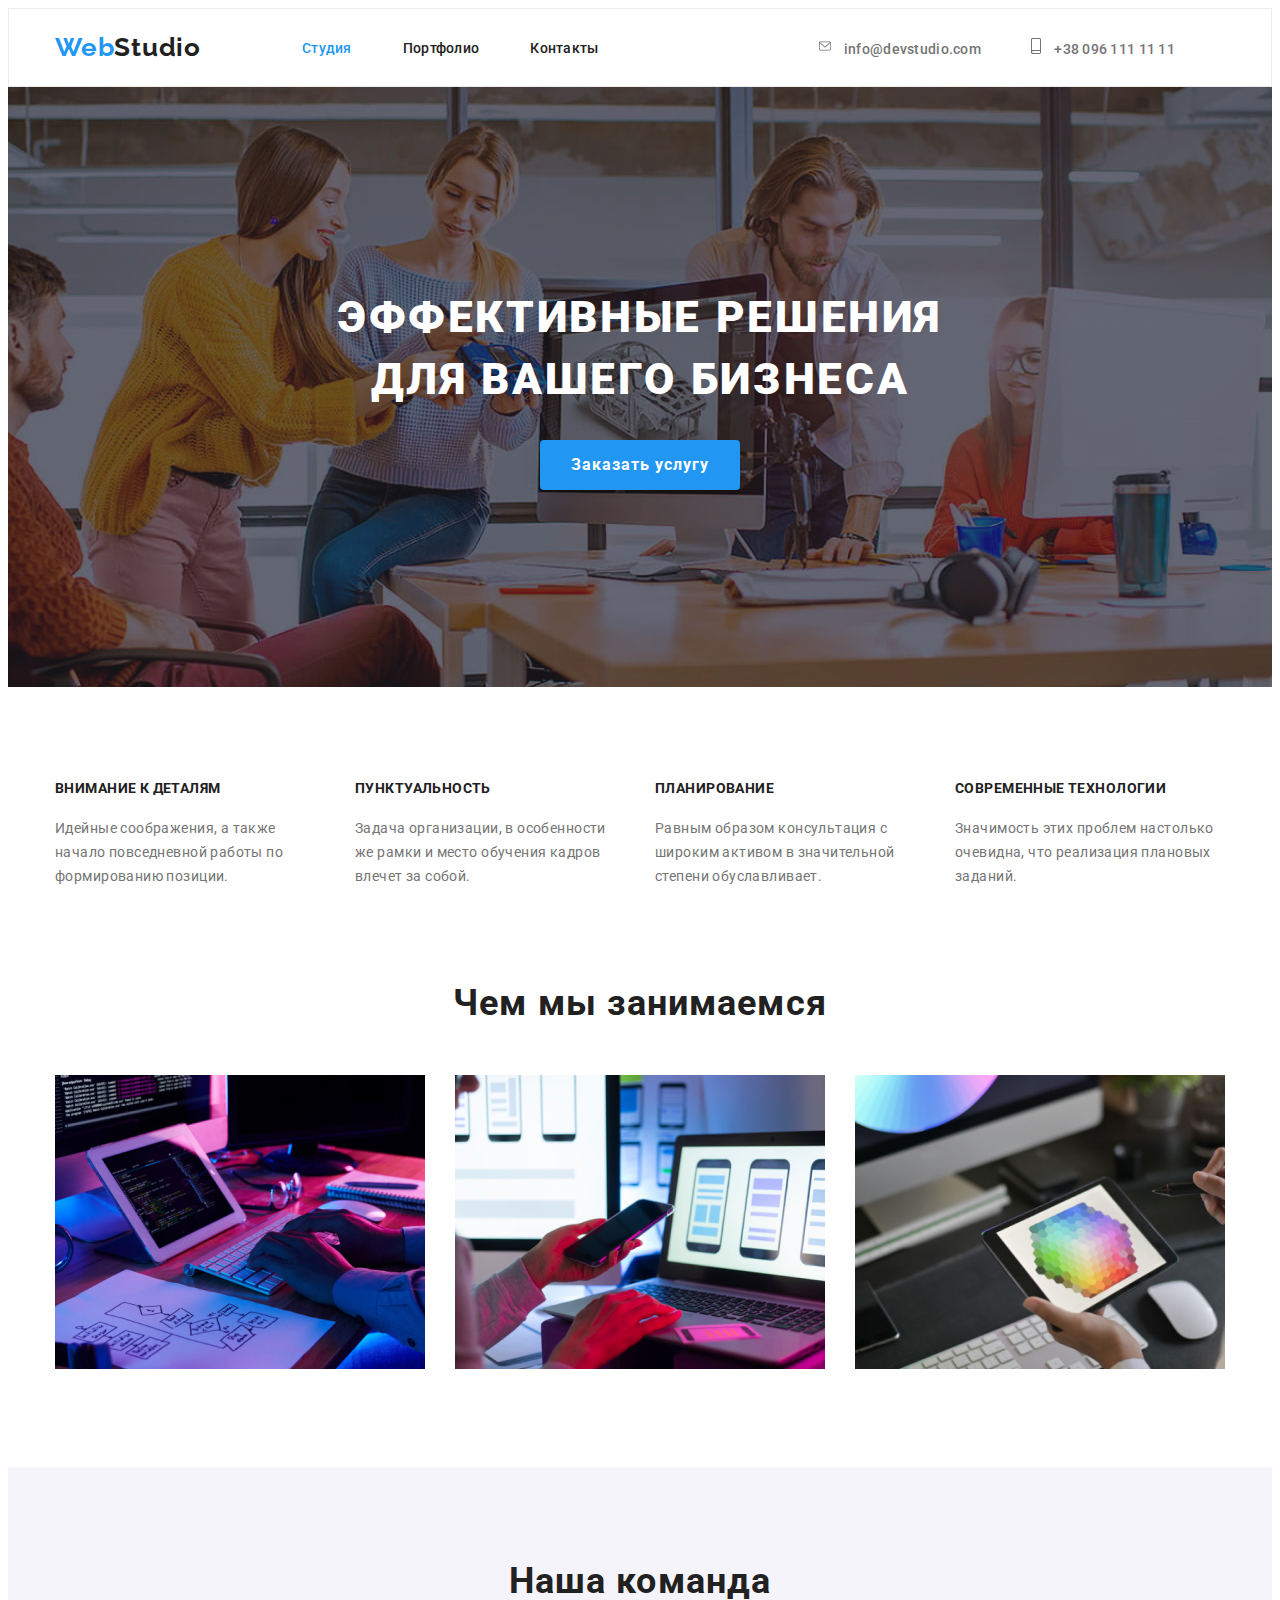
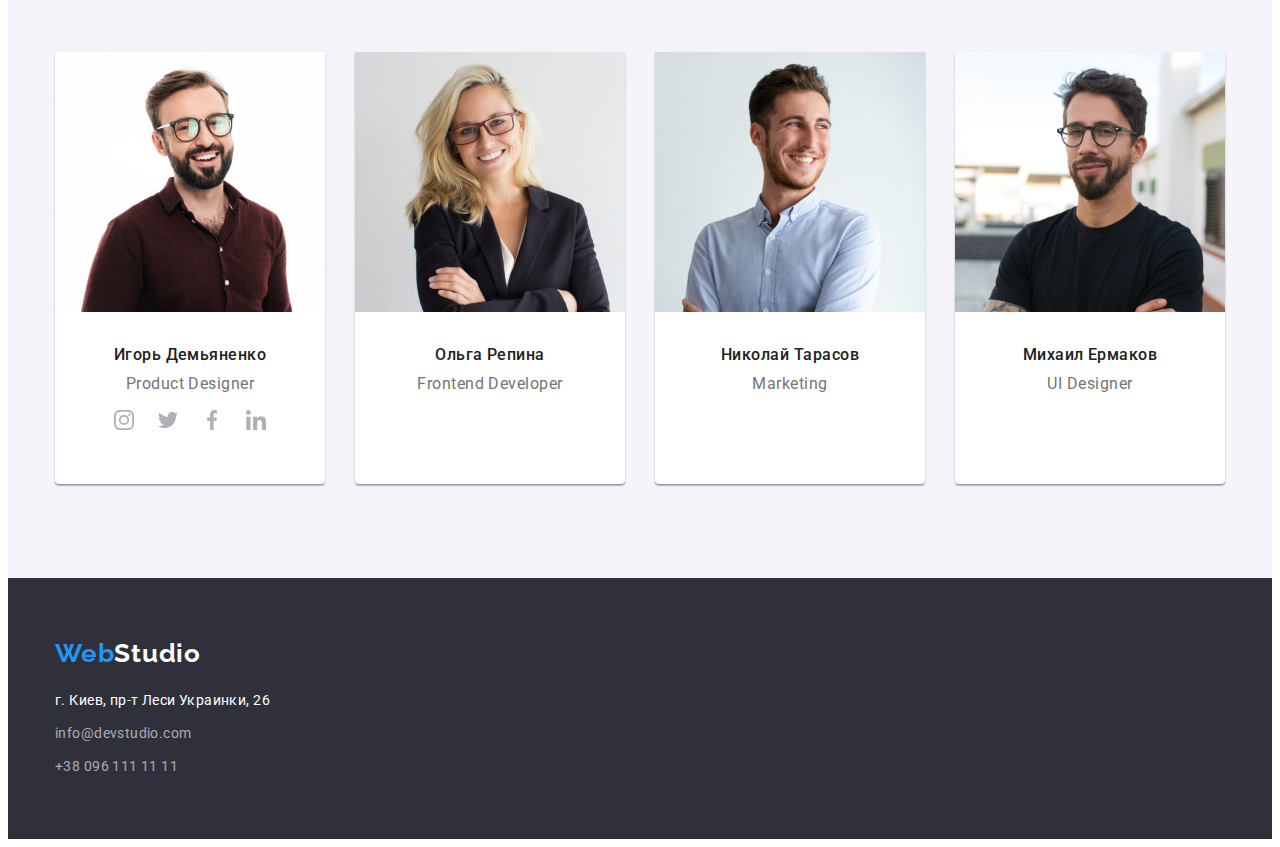
<file: index.html>
<!DOCTYPE html>
<html lang="ru">
<head>
    <meta charset="UTF-8">
    <meta http-equiv="X-UA-Compatible" content="IE=edge">
    <meta name="viewport" content="width=device-width, initial-scale=1.0">
    <title>Document</title>


<!-- front start-->
<link rel="preconnect" href="https://fonts.googleapis.com">
<link rel="preconnect" href="https://fonts.gstatic.com" crossorigin>
<link href="https://fonts.googleapis.com/css2?family=Raleway:wght@700&family=Roboto:wght@400;500;700;900&display=swap"
    rel="stylesheet">
<!-- front end-->
<link rel="stylesheet" href="https://cdnjs.cloudflare.com/ajax/libs/modern-normalize/1.1.0/modern-normalize.min.css"
    integrity="sha512-wpPYUAdjBVSE4KJnH1VR1HeZfpl1ub8YT/NKx4PuQ5NmX2tKuGu6U/JRp5y+Y8XG2tV+wKQpNHVUX03MfMFn9Q=="
    crossorigin="anonymous" referrerpolicy="no-referrer" />

<link href="./css/style.css"
    rel="stylesheet">

</head>
<body class="">

<main> 
    <!--Шапка-->
<header class="header ">
    <div class="container header-container">
        <nav class="header-nav">
            <ul class="header-nav-list list">
                <li class="header-item"><a class="link webstudio" href="./index.html"> <span class="accsent">Web</span>Studio</a></li>
                <li class="header-item"><a class="header-link header-link-current link" href="./index.html">Студия</a></li>
                <li class="header-item"><a class="header-link link" href="./portfolio.html">Портфолио </a></li>
                <li class="header-item"><a class="header-link link" href="">Контакты </a></li>
                
            </ul>
        </nav>
        <ul class="list header-nav-adress ">
            <li class="header-nav-adress-list">
                
                <a class="header-link header-link-adress link" href="mailto:info@devstudio.com">
                    <svg class="svg-mail">
                        <use href="./image/symbol-defs.svg#icon-envelope"></use>
                    </svg>
                    info@devstudio.com</a>
            </li>
            <li class="header-nav-adress-list">
                <a class="header-link header-link-adress link" href="+380961111111">
                    <svg class="svg-smartphone">
                        <use href="./image/symbol-defs.svg#icon-smartphone"></use>
                    </svg>
                    +38 096 111 11 11 </a>
            </li>
        </ul>
    </div>
</header>
<!-- blok_hero-->

<section class="hero overlay">
    <div class="container hero-container ">
    
        <h1 class="hero-discription-title">
            ЭФФЕКТИВНЫЕ РЕШЕНИЯ ДЛЯ ВАШЕГО БИЗНЕСА
        </h1>
    
    
        <button class="hero-btn">Заказать услугу</button>
    
    </div>
</section>

<!--достоиства-->
<section class=" advantege">
    <div class="container container-advantege">
    <h2 hidden>особенности</h2>
    <ul class="list">
      <div class=" advantege-list ">
        <li class="advantege-list-correct">
            <h3 class="advantege-title">ВНИМАНИЕ К ДЕТАЛЯМ</h3>
            <p class="advantege-title-text">
                Идейные соображения, а также начало повседневной работы по формированию позиции.
            </p>
        </li>
        <li class="advantege-list-correct">
            <h3 class="advantege-title">ПУНКТУАЛЬНОСТЬ</h3>
            <p class="advantege-title-text">
                Задача организации, в особенности же рамки и место обучения кадров влечет за собой.
            </p>
        </li>
        
        <li class="advantege-list-correct">
            <h3 class="advantege-title">ПЛАНИРОВАНИЕ</h3>
            <p class="advantege-title-text">
                Равным образом консультация с широким активом в значительной степени обуславливает.
            </p>
        </li>
        <li class="advantege-list-correct">
            <h3 class="advantege-title">СОВРЕМЕННЫЕ ТЕХНОЛОГИИ</h3>
            <p class="advantege-title-text">
                Значимость этих проблем настолько очевидна, что реализация плановых заданий.
            </p>
        </li>
      </div>
    </ul>
    </div>
    
    <!-- Картинки контента-->
    
</section>
        <section class="team-function">
    <div class="container centred">
        <h2 class="team">Чем мы занимаемся</h2>
        <ul class="list discription-photo">
            <li>
            <img src="./image/img (2).jpg" alt="печатает код на клавиатуре" width="370" />    
            </li>

            <li>
             <img src="./image/img (1).jpg" alt="держит в руке телефон перед открытым ноутбуком" width="370" />
                
            </li>

            <li>
            <img src="./image/img.jpg" alt="выберает на планшете цвет открытый в палитре цветов" width="370" />
            </li>
        </ul>
    </div>
        </section>
            
     <!-- Наша команда-->
    <section class="team-discription">
    <div class="container centred team-discription-item">
    <h2 class="team">Наша команда</h2>
    <ul class="list team-card">
        <li class="team-card-items">
            <img class="team-img" src="./image/team-1.jpg" alt="Игорь Демьяненко,Product Designer" width="270" />
            <div class="discription-team-card">
                <h3 class="name-card">
                    Игорь Демьяненко
                </h3>
                <p class="function-card" lang="en">
                    Product Designer
                </p>
                <ul class="list ">
                    <div class="sociale-link">
                        <li class="sociale-link-list"> 
                            <a class="link" href="https://www.instagram.com/">
                                <svg class="svg-links svg-inst">
                                    <use href="./image/symbol-defs.svg#icon-instagram"></use>
                                </svg>
                            </a>
                        </li>
                        <li class="sociale-link-list">
                            <a class="link" href="https://twitter.com/">
                                <svg class="svg-links svg-twitter">
                                    <use href="./image/symbol-defs.svg#icon-twitter"></use>
                                </svg>
                            </a>
                        </li>
                        <li class="sociale-link-list">
                            <a class="link" href="https://www.facebook.com/">
                                <svg class="svg-links svg-facebook">
                                    <use href="./image/symbol-defs.svg#icon-facebook"></use>
                                </svg>
                            </a>
                        </li>
                        <li class="sociale-link-list">
                            <a class="link" href="https://www.linkedin.com/">
                                <svg class="svg-links svg-linkedin">
                                    <use href="./image/symbol-defs.svg#icon-linkedin"></use>
                                </svg>
                            </a>
                        </li>
                    </div>
                </ul>
            </div>
        </li>
        <li class="team-card-items">
            <img class="team-img" src="./image/team-2.jpg" alt="Ольга Репина,Frontend Developer" width="270" />
            <div class="discription-team-card">
                <h3 class="name-card">
                Ольга Репина
                </h3>
                <p class="function-card" lang="en">
                Frontend Developer
                </p>
            </div>
        </li>
        <li class="team-card-items">
            <img class="team-img" src="./image/team-3.jpg" alt="Николай Тарасов,Marketing" width="270" />
            <div class="discription-team-card"><h3 class="name-card">
                Николай Тарасов
            </h3>
            <p class="function-card" lang="en">
                Marketing
            </p></div>
        </li>
        <li class="team-card-items">
            <img class="team-img" src="./image/team-4.jpg" alt="Михаил Ермаков,UI Designer" width="270" />
            <div class="discription-team-card">
                <h3 class="name-card">
                Михаил Ермаков
            </h3>
            <p class="function-card" lang="en">
                UI Designer
            </p>
        </div>
        </li>
    </ul>
    </div>
    </section>
    

</main>

    <!-- Футер-->

    <footer class="footer">
        <div class="container footer-container">
        <a class="webstudio-footer link" href="index.html"> <span class="accsent">Web</span>Studio</a>
        <address>
            <p class="footer-addres">
                г. Киев, пр-т Леси Украинки, 26
            </p>
            <ul class="list">
                <li class="margin-footer">
                    <a class="footer-link  link" href="mailto:info@devstudio.com">info@devstudio.com</a>
                </li>
                <li>
                    <a class="footer-link  link" href="+380961111111">+38 096 111 11 11 </a>
                </li>
            </ul>
        </address>
        </div>
    </footer>
    
</body>
</html>
</file>
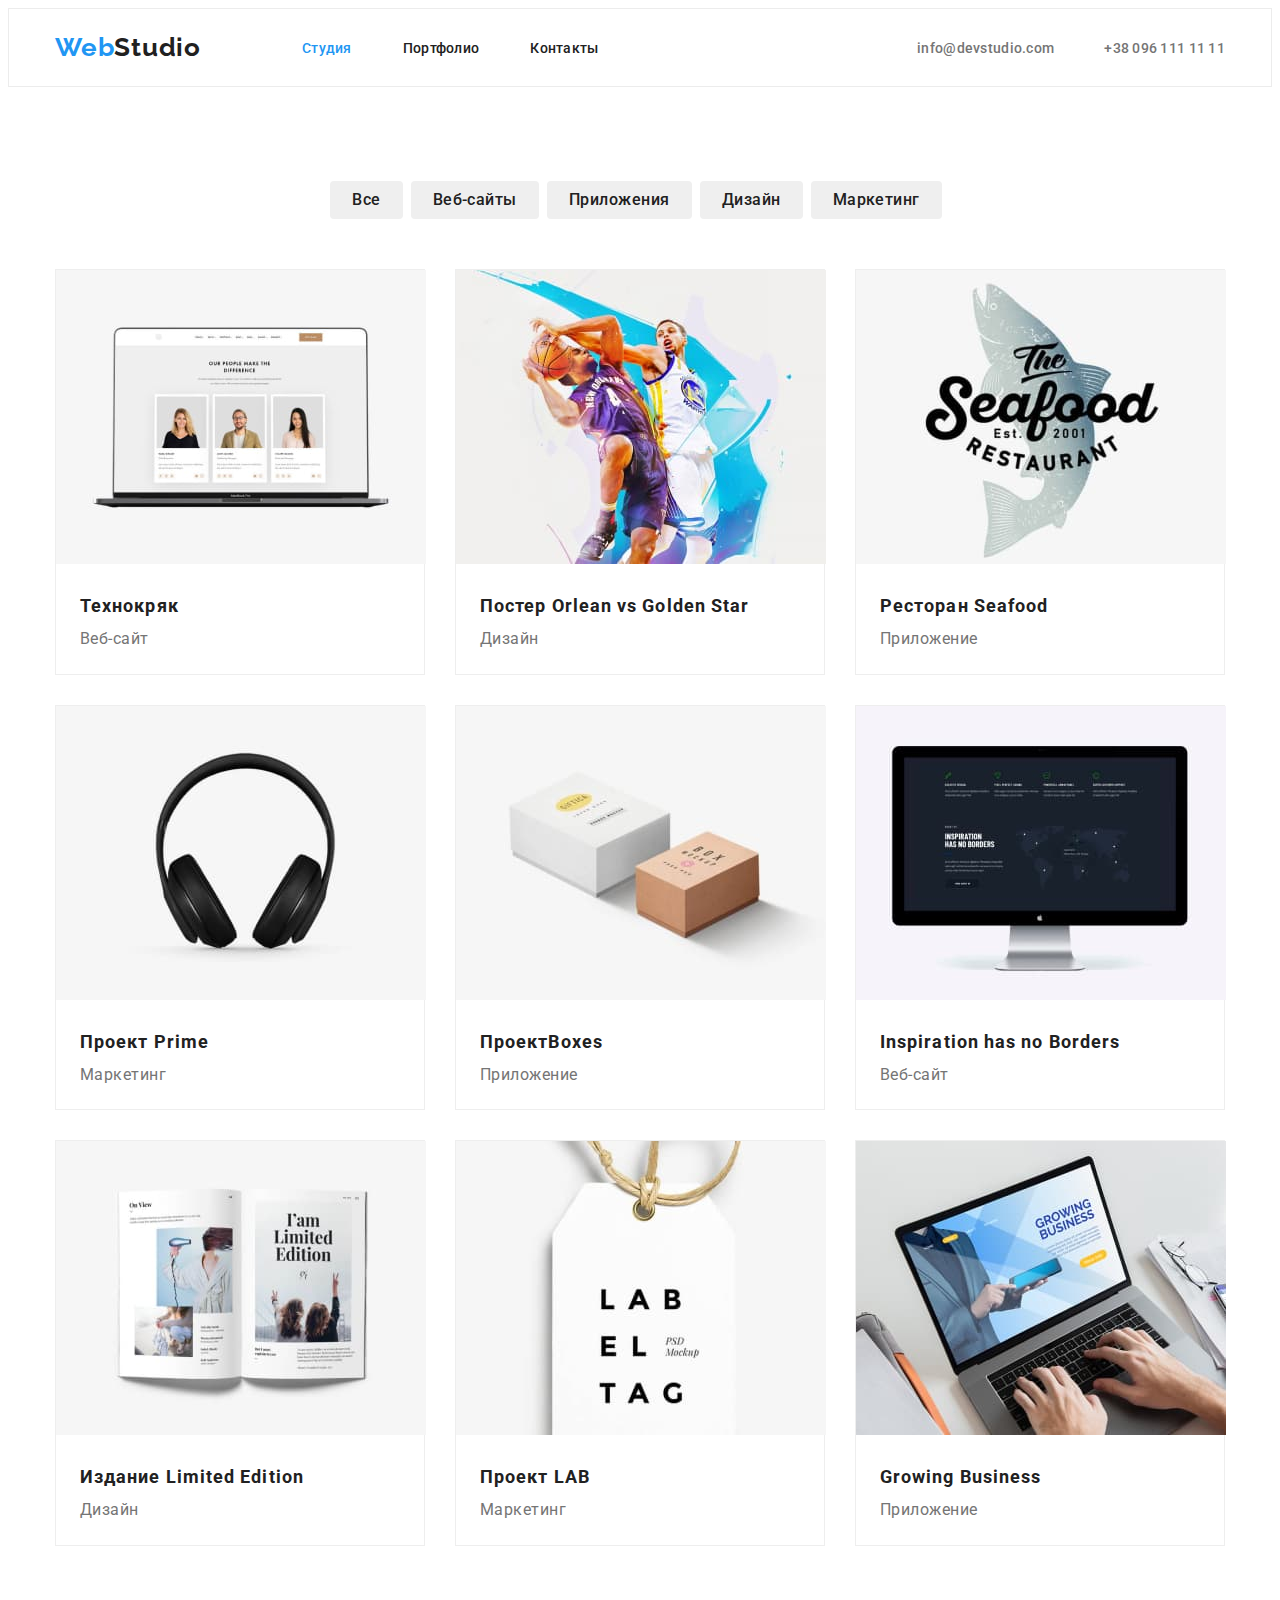
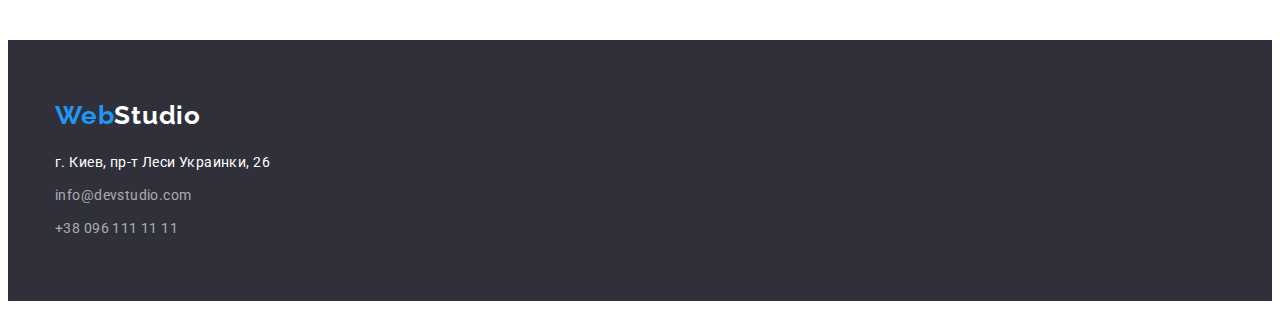
<file: portfolio.html>
<!DOCTYPE html>
<html lang="ru">

    <head>
        <meta charset="UTF-8">
        <meta http-equiv="X-UA-Compatible" content="IE=edge">
        <meta name="viewport" content="width=device-width, initial-scale=1.0">
        <title>Document</title>

<!-- front start-->
        <link rel="preconnect" href="https://fonts.googleapis.com">
        <link rel="preconnect" href="https://fonts.gstatic.com" crossorigin>
        <link href="https://fonts.googleapis.com/css2?family=Raleway:wght@700&family=Roboto:wght@400;500;700;900&display=swap"
            rel="stylesheet">
<!-- front end-->
   
    <link rel="stylesheet" href="https://cdnjs.cloudflare.com/ajax/libs/modern-normalize/1.1.0/modern-normalize.min.css"
        integrity="sha512-wpPYUAdjBVSE4KJnH1VR1HeZfpl1ub8YT/NKx4PuQ5NmX2tKuGu6U/JRp5y+Y8XG2tV+wKQpNHVUX03MfMFn9Q=="
        crossorigin="anonymous" referrerpolicy="no-referrer" />
    
        <link href="./css/style.css" rel="stylesheet">

 </head>

<body>

        <!--Шапка-->
        <header class="header">
            <div class="container header-container">
                <nav class="header-nav">
                    <ul class="header-nav-list list">
                        <li class="header-item"><a class="link webstudio" href="./index.html"> <span
                                    class="accsent">Web</span>Studio</a></li>
                        <li class="header-item"><a class="header-link header-link-current link" href="./index.html">Студия</a></li>
                        <li class="header-item"><a class="header-link link" href="./portfolio.html">Портфолио </a></li>
                        <li class="header-item"><a class="header-link link" href="">Контакты </a></li>
            
                    </ul>
                </nav>
                <ul class="list header-nav-adress">
                    <li class="header-nav-adress-list">
                        <a class="header-link header-link-adress link" href="mailto:info@devstudio.com">info@devstudio.com</a>
                    </li>
                    <li class="">
                        <a class="header-link header-link-adress link" href="+380961111111">+38 096 111 11 11 </a>
                    </li>
                </ul>
            </div>
        </header>
        <!-- blok_hero-->

    
    <main>
    <section class="selector">
        <div class="container ">
            <h1 hidden> </h1>
            <ul class="list selector-button">
                <li class="" type="button"><button class="portfolio-btn">Все</button></li>
                <li class="" type="button"><button class="portfolio-btn">Веб-сайты</button></li>
                <li class="" type="button"><button class="portfolio-btn">Приложения</button></li>
                <li class="" type="button"><button class="portfolio-btn">Дизайн</button></li>
                <li class="" type="button"><button class="portfolio-btn">Маркетинг</button></li>
            
            </ul>
         </div>
         <div class="container">
        <ul class="list portfolio-items-list">
            <li class="portfolio-items">
                <img class="portfolio-card" src="./portfolio-image/img.jpg" alt="Технокряк,Веб-сайт" width="370" />
                <div class="portfolio-discription">
                    <h2 class="name">
                        Технокряк
                    </h2>
                    <p class="function">
                        Веб-сайт
                    </p>
                </div>
            </li>
            <li class="portfolio-items">
                <img class="portfolio-card" src="./portfolio-image/img1.jpg" alt="Постер New Orlean vs Golden Star,Дизайн" width="370" />
                <div class="portfolio-discription">
                    <h2 class="name">
                        Постер <span lang="en">Orlean vs Golden Star</span>
                    </h2>
                    <p class="function">
                        Дизайн
                    </p>
                </div>
            </li>
            <li class="portfolio-items">
                <img class="portfolio-card" src="./portfolio-image/img2.jpg" alt="Ресторан Seafood,Приложение" width="370" />
                <div class="portfolio-discription">
                    <h2 class="name">
                        Ресторан <span lang="en">Seafood</span>
                    </h2>
                    <p class="function">
                        Приложение
                    </p>
                </div>
            </li>
            <li class="portfolio-items">
                <img class="portfolio-card" src="./portfolio-image/img3.jpg" alt="Проект Prime,Маркетинг" width="370" />
                <div class="portfolio-discription">
                    <h2 class="name">
                        Проект <span lang="en">Prime</span>
                    </h2>
                    <p class="function">
                        Маркетинг
                    </p>
                </div>
            </li>
            <li class="portfolio-items">
                <img class="portfolio-card" src="./portfolio-image/img4.jpg" alt="Проект Boxes,Приложение" width="370" />
                <div class="portfolio-discription">
                    <h2 class="name">
                        Проект<span lang="en">Boxes</span>
                    </h2>
                    <p class="function">
                        Приложение
                    </p>
                </div>
            </li>
            <li class="portfolio-items">
                <img class="portfolio-card" src="./portfolio-image/img5.jpg" alt="Inspiration has no Borders,Веб-сайт" width="370" />
                <div class="portfolio-discription">
                    <h3 class="name" lang="en">
                        Inspiration has no Borders
                    </h3>
                    <p class="function">
                        Веб-сайт
                    </p>
                </div>
            </li>
            <li class="portfolio-items">
                <img class="portfolio-card" src="./portfolio-image/img6.jpg" alt="Издание Limited Edition,Дизайн" width="370" />
                <div class="portfolio-discription">
                    <h2 class="name">
                        Издание <span lang="en">Limited Edition</span>
                    </h2>
                    <p class="function">
                        Дизайн
                    </p>
                </div>
            </li>
            <li class="portfolio-items">
                <img class="portfolio-card" src="./portfolio-image/img7.jpg" alt="Проект LAB,Маркетинг" width="370" />
                <div class="portfolio-discription">
                    <h2 class="name">
                        Проект <span lang="en">LAB</span>
                    </h2>
                    <p class="function">
                        Маркетинг
                    </p>
                </div>
            </li>
            <li class="portfolio-items">
                <div class="">
                    <img class="portfolio-card" src="./portfolio-image/img8.jpg" alt="Growing Business,Приложение" width="370" />
                    <div class="portfolio-discription">
                        <h2 class="name" lang="en">
                            Growing Business
                        </h2>
                        <p class="function">
                            Приложение
                        </p>
                    </div>
                </div>
            </li>
        </ul>
        </div>
    </section>

   </main>

    <!-- Футер-->
    <footer  class="footer">
        <div class="container footer-container">
            <a class="webstudio-footer link" href="index.html"> <span class="accsent">Web</span>Studio</a>
            <address>
                <p class="footer-addres">
                    г. Киев, пр-т Леси Украинки, 26
                </p>
                <ul class="list">
                    <li class="margin-footer">
                        <a class="footer-link link" href="mailto:info@devstudio.com">info@devstudio.com</a>
                    </li>
                    <li>
                        <a class="footer-link  link" href="+380961111111">+38 096 111 11 11 </a>
                    </li>
                </ul>
            </address>
        </div>
    </footer>
</body>

</html>
</file>
<file: css/style.css>
html {
    box-sizing: border-box;
}

*,
*::before,
*::after {
    box-sizing: inherit;
}


:root {

--main-font: 'Raleway', sans-serif;
--secondary-font:'Roboto', sans-serif;
--main-txt-cl: #212121;
--wight-txt-cl: #FFFFFF;
--secondary-txt-cl: #757575;
--accent-txt-cl: #2196F3;
--dark-bg-cl: #2F303A;
--wight-bg-cl: #F5F4FA;
--border-heder-cl:#ECECEC;
--color-svg-links:#AFB1B8;
}




body {
    
    font-family: var(--main-font);
    color:var(--main-txt-cl);
    
}
h1,h2,h3,h4,h5,h6,p{
    margin: 0px;
}

.link { 
text-decoration: none;
color: currentColor;
padding:0px;
margin:0px;
}

.list {
list-style: none;
padding: 0px;
margin: 0px;
}

button{
    border: none;
    padding: 0;
}

.container {
    width: 1200px;
    margin-left: auto;
    margin-right: auto;
    padding-left: 15px;
    padding-right: 15px;

    /* outline:2px solid tomato;
    outline-offset: -2px; */
    
}


.centred {
    text-align: center;
}

.header{
    background-color: var(--wight-txt-cl);
    padding-top: 24px;
padding-bottom: 24px;
border: 1px solid var(--border-heder-cl);
    
}

.header-container{
    display: flex;
}


.header-nav-list{
display:flex;
align-items: center;

 }
.svg-mail{
    fill: var(--secondary-txt-cl);
    width: 12px;
    height: 16px;
    margin-right: 10px;
    
    
}
.svg-mail:hover{
    fill: var(--accent-txt-cl);
}

.svg-smartphone {
    fill: var(--secondary-txt-cl);
    width: 10px;
    height: 16px;
    margin-right: 10px;
    

}

.svg-smartphone:hover {
    fill: var(--accent-txt-cl);
}



.overlay{
    max-width: 1600px;
    height: 600px;
    margin-left: auto;
    margin-right: auto;
    background-image:linear-gradient( to right,
     rgba(47, 48, 58, 0.4),
     rgba(47, 48, 58, 0.4)
    ), url(../image/herofon.jpg);
    background-size: cover;
    background-repeat: no-repeat;
    background-position: center;

    


}

.hero{
    padding-top: 200px;
    padding-bottom: 200px;
 }

.webstudio {
    margin-right: 50px;
    font-family:var(--main-font);
    font-weight: 700;
    font-size: 26px;
    line-height: 1.12;
    letter-spacing: 0.03em;
    color:var(--main-txt-cl)
    
}

.header-item{
    margin-right: 51px;
}

.header-link
 {
    
    font-family:var(--secondary-font);
    font-style: normal;

    font-weight: 500;
    font-size: 14px;
    line-height: 1.14;
    letter-spacing: 0.02em;
    color:var(--main-txt-cl)
}
 .header-link:hover,
 .header-link:focus,
 .header-link:active {
    color:var(--accent-txt-cl)
}

.header-nav-adress{
    display: flex;
    margin-left: auto;
    margin-right: 0;
    
    align-items: center;
}




    


.header-link-adress{
    font-family:var(--secondary-font);
    font-weight: 500;
    font-size: 14px;
    line-height: 1.14;
    letter-spacing: 0.02em;
    padding-top: 32px;
    padding-bottom: 32px;
    color: var(--secondary-txt-cl);
}


.header-nav-adress>li.header-nav-adress-list{
    margin-right: 50px;
}

.header-link-current {
color: var(--accent-txt-cl)
}


.hero {
    background-color: var(--dark-bg-cl);
    
    
}



.hero-discription{
    padding-top:200px ;
    padding-bottom: 200px;
    text-align: center;
    
    
    
    
}

.hero-discription-title{
    width: 696px;
    margin-left: auto;
    margin-right:auto;
    margin-bottom: 30px;
}
.hero-container{
    
   text-align: center; 
   
}

.hero-discription-title {
    font-family:var(--secondary-font);
        font-weight: 900;
        font-size: 44px;
        line-height: 1.4;
        text-align: center;
        letter-spacing: 0.06em;
        text-transform: uppercase;
        color:var(--wight-txt-cl)
        
        
}

.hero-btn{

    min-width: 200px;
    height: 50px;
    text-align: center;
    cursor:pointer;
    background-color: var(--accent-txt-cl);
    font-family:var(--secondary-font);
    font-weight: 700;
    font-size: 16px;
    line-height: 1.87;
    letter-spacing: 0.06em;
    align-items: center;
    color:var(--wight-txt-cl);
    box-shadow: 0px 4px 4px rgba(0, 0, 0, 0.15);
        border-radius: 4px;
    
    
}



.advantege,.team-discription,.selector{
    /* outline: 2px solid tomato;
    outline-offset: -2px; */
    padding-top: 94px;
    padding-bottom: 94px;
}

.advantege-list{
    display: flex;
    
    /* background-color:tomato; */
    
    
    
}

.advantege-list-correct{
    width: 270px;
    margin-right: 30px;
}

.advantege-list-correct:last-child {
    margin-right: 0px;}


.advantege-title{

    font-family:var(--secondary-font);
    font-weight: 700;
    font-size: 14px;
    margin-bottom: 20px;
    line-height: 1.14;
    letter-spacing: 0.03em;
    color: var(--main-txt-cl);
}
.advantege-title-text{
    font-family:var(--secondary-font);
    
    
        font-weight: 400;
        font-size: 14px;
        line-height: 1.71;
        letter-spacing: 0.03em;
        color:var(--secondary-txt-cl);
}

.team{
  font-family:var(--secondary-font);
font-weight: 700;
font-size: 36px;
margin-bottom: 50px;
line-height: 1.16;
letter-spacing: 0.03em;
color: var(--main-txt-cl) 

}




.discription-photo{
   
    display: flex;
    margin-right: 30px;
    justify-content: space-between;
    padding-bottom: 94px;
}

.discription-photo:last-child {
    margin-right: 0px;
}
.team-discription{
   background:var(--wight-bg-cl);   
}


.team-card{
    display: flex;
}


.team-card-items{
    width: 270px;
    margin-right: 30px;
    box-shadow: 0px 1px 3px rgba(0, 0, 0, 0.12), 0px 1px 1px rgba(0, 0, 0, 0.14), 0px 2px 1px rgba(0, 0, 0, 0.2);
    border-radius: 0px 0px 4px 4px;
    background-color: #FFFFFF;
    
    
}



.team-card-items:last-child {
    margin-right: 0px;
}

.name{
        font-family:var(--secondary-font);
        font-style: normal;
        font-weight: 700;
        font-size: 18px;
        line-height: 2;
        letter-spacing: 0.06em;
        color:var(--main-txt-cl);
}


/* .portfolio-card */
    /* margin-bottom: 20px; */


.sociale-link{
    display: flex;
    justify-content: center;
}

.sociale-link-list{
    width: 44px;
    height: 44px;
}

.svg-links{
    fill: var(--color-svg-links);
}

.svg-links:hover{
    background-color: var(--accent-txt-cl);
    fill: var(--wight-txt-cl);
}

.svg-links{
    width: 20px;
    height: 20px;
    
    
    
}

.name-card{
font-family:var(--secondary-font);
    font-weight: 500;
    margin-bottom: 10px;
    font-size: 16px;
    line-height: 1.18;
    text-align: center;
    letter-spacing: 0.03em;

    color:var(--main-txt-cl);

}

.discription-team-card{
    padding-top: 30px;
    padding-bottom: 30px;

}

.function-card{
    font-family:var(--secondary-font);
        font-style: normal;
        font-weight: 400;
        font-size: 16px;
        line-height: 1.18;
        text-align: center;
        letter-spacing: 0.03em;
    margin-bottom: 16px;
        color:var(--secondary-txt-cl);
}


.function{
    font-family:var(--secondary-font);
        font-weight: 400;
        font-size: 16px;
        line-height: 1.85;
        letter-spacing: 0.03em;
        
        color: var(--secondary-txt-cl)
}
.footer{
    background-color: var(--dark-bg-cl);
    padding-top: 60px;
    padding-bottom: 60px
}



.webstudio-footer {
    display: flex;
     font-family:var(--main-font);
     font-weight: 700;
     font-size: 26px;
     margin-bottom: 20px;
     line-height: 1.2;
     letter-spacing: 0.03em; 
     color:var(--wight-txt-cl);
 }

.footer-addres {
    font-family:var(--secondary-font);
        font-style: normal;
        font-weight: 400;
        font-size: 14px;
        margin-bottom:  9px;
        line-height: 1.71;
        letter-spacing: 0.03em;
        color: var(--wight-txt-cl);
}

.footer-link {
    font-family:var(--secondary-font);
        font-weight: 400;
        font-style: normal;
        font-size: 14px;
        line-height: 1.71;
        letter-spacing: 0.03em;
        color: rgba(255, 255, 255, 0.6);
}

.footer-link:hover,
.footer-link:focus,
.footer-link:active {
    color: var(--accent-txt-cl)
}

.footer-link-current {
    color: var(--accent-txt-cl)}



.margin-footer{
    margin-bottom: 9px;
}


.portfolio-btn {
   
border:none;
 cursor: pointer;
font-family: var(--secondary-font);
 font-weight: 500;
 font-size: 16px;
 margin-right: 8px;
 padding-top: 6px;
 padding-right: 22px;
 padding-bottom: 6px;
 padding-left: 22px;
 line-height: 1.62;
 letter-spacing: 0.03em;
 color:var(--main-txt-cl);

    border-radius: 4px;

}

.portfolio-btn:hover,
.portfolio-btn:focus,
.portfolio-btn:active{
    color: var(--wight-txt-cl);
    background-color: var(--accent-txt-cl);
    box-shadow: 0px 3px 1px rgba(0, 0, 0, 0.1), 0px 1px 2px rgba(0, 0, 0, 0.08), 0px 2px 2px rgba(0, 0, 0, 0.12);

}

.selector-button {
    display: flex;
    justify-content: center;
    
    margin-bottom: 50px;
}

.accsent {
    color: var(--accent-txt-cl);
}

.portfolio-items{
    width: 370px;
    margin-right: 30px;
    margin-bottom: 30px;
    border: 1px solid #EEEEEE;
}



.portfolio-items-list{
    display: flex;
    flex-wrap: wrap;
    
}

.portfolio-items:nth-child(3n){
    margin-right: 0px;
}

.portfolio-items:nth-last-child(-n + 3) {
    margin-bottom: 0px;
}

.portfolio-discription {
    padding-top: 20px;
    padding-right: 24px;
    padding-bottom: 20px;
    padding-left: 24px;
}
</file>
